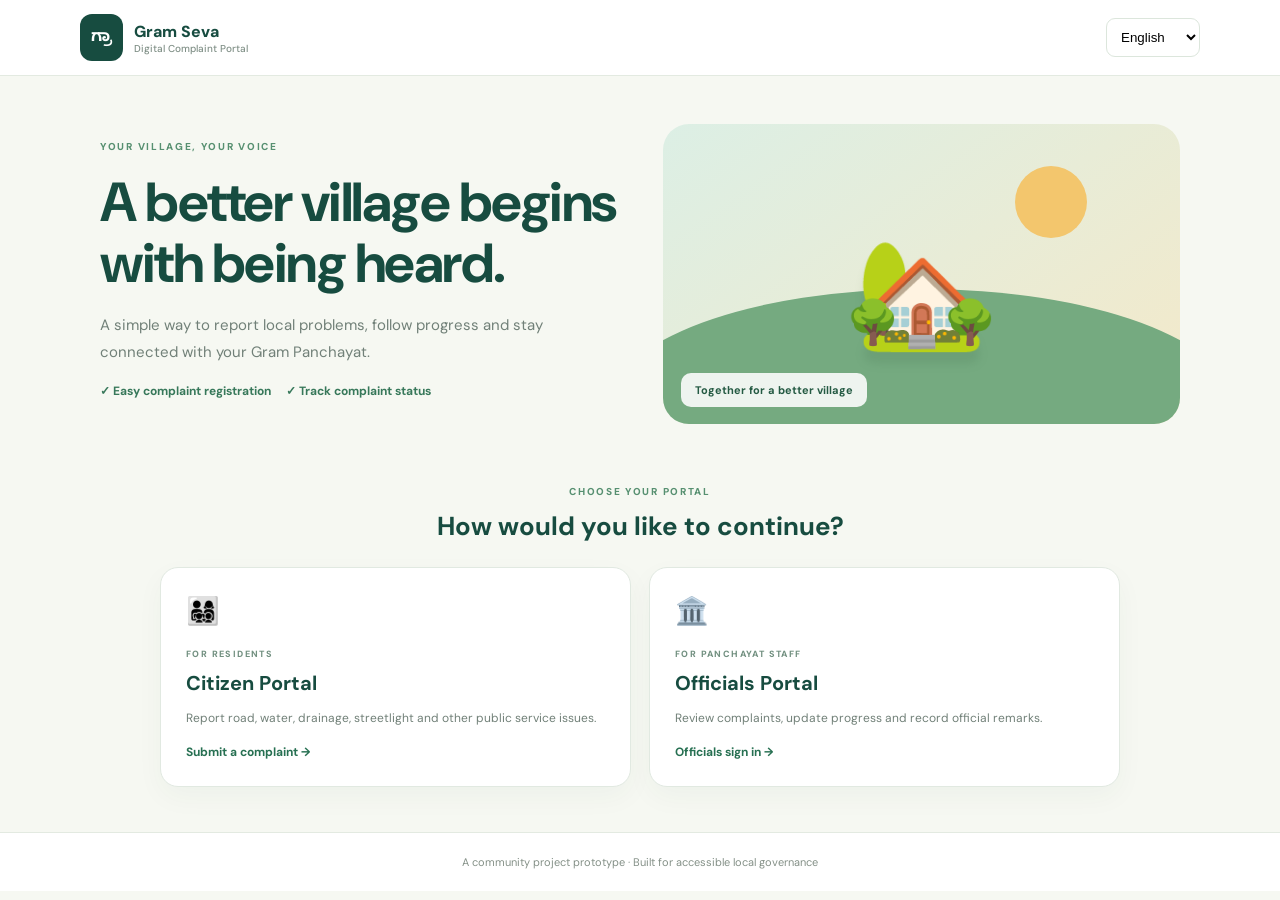
<file: Gram-seva(CP)/index.html>
<!doctype html>
<html lang="en">
  <head>
    <meta charset="utf-8" />
    <meta name="viewport" content="width=device-width,initial-scale=1" />
    <title>Gram Seva</title>
    <link rel="stylesheet" href="style.css" />
  </head>
  <body>
    <header>
      <a class="brand" href="index.html"
        ><b>ಗ್ರಾ</b
        ><span
          >Gram Seva<small
            data-en="Digital Complaint Portal"
            data-kn="ಡಿಜಿಟಲ್ ದೂರು ಪೋರ್ಟಲ್"
            >Digital Complaint Portal</small
          ></span
        ></a
      ><select class="language">
        <option value="en">English</option>
        <option value="kn">ಕನ್ನಡ</option>
      </select>
    </header>
    <main>
      <section class="hero">
        <div>
          <small
            data-en="YOUR VILLAGE, YOUR VOICE"
            data-kn="ನಿಮ್ಮ ಗ್ರಾಮ, ನಿಮ್ಮ ಧ್ವನಿ"
            >YOUR VILLAGE, YOUR VOICE</small
          >
          <h1
            data-en="A better village begins with being heard."
            data-kn="ನಿಮ್ಮ ಮಾತು ಕೇಳಿದಾಗ ಉತ್ತಮ ಗ್ರಾಮ ಆರಂಭವಾಗುತ್ತದೆ."
          >
            A better village begins with being heard.
          </h1>
          <p
            data-en="A simple way to report local problems, follow progress and stay connected with your Gram Panchayat."
            data-kn="ಸ್ಥಳೀಯ ಸಮಸ್ಯೆಗಳನ್ನು ತಿಳಿಸಲು, ಪ್ರಗತಿಯನ್ನು ಪರಿಶೀಲಿಸಲು ಮತ್ತು ಗ್ರಾಮ ಪಂಚಾಯಿತಿಯೊಂದಿಗೆ ಸಂಪರ್ಕದಲ್ಲಿರಲು ಸರಳ ವೇದಿಕೆ."
          >
            A simple way to report local problems, follow progress and stay
            connected with your Gram Panchayat.
          </p>
          <p class="checks">
            ✓
            <span
              data-en="Easy complaint registration"
              data-kn="ಸುಲಭ ದೂರು ನೋಂದಣಿ"
              >Easy complaint registration</span
            >　 ✓
            <span
              data-en="Track complaint status"
              data-kn="ದೂರಿನ ಸ್ಥಿತಿ ಪರಿಶೀಲನೆ"
              >Track complaint status</span
            >
          </p>
        </div>
        <div class="illustration">
          <div class="sun"></div>
          <div class="hill"></div>
          <div class="house">🏡</div>
          <div class="trees">🌳　🌳</div>
          <div
            class="caption"
            data-en="Together for a better village"
            data-kn="ಉತ್ತಮ ಗ್ರಾಮಕ್ಕಾಗಿ ಒಟ್ಟಾಗಿ"
          >
            Together for a better village
          </div>
        </div>
      </section>
      <section class="choose">
        <small data-en="CHOOSE YOUR PORTAL" data-kn="ನಿಮ್ಮ ಪೋರ್ಟಲ್ ಆಯ್ಕೆಮಾಡಿ"
          >CHOOSE YOUR PORTAL</small
        >
        <h2
          data-en="How would you like to continue?"
          data-kn="ನೀವು ಹೇಗೆ ಮುಂದುವರಿಯಲು ಬಯಸುತ್ತೀರಿ?"
        >
          How would you like to continue?
        </h2>
        <div class="cards">
          <a href="guidelines.html"
            ><i>👨‍👩‍👧‍👦</i
            ><small data-en="FOR RESIDENTS" data-kn="ನಾಗರಿಕರಿಗಾಗಿ"
              >FOR RESIDENTS</small
            >
            <h3 data-en="Citizen Portal" data-kn="ನಾಗರಿಕರ ಪೋರ್ಟಲ್">
              Citizen Portal
            </h3>
            <p
              data-en="Report road, water, drainage, streetlight and other public service issues."
              data-kn="ರಸ್ತೆ, ನೀರು, ಚರಂಡಿ, ಬೀದಿ ದೀಪ ಮತ್ತು ಇತರ ಸಾರ್ವಜನಿಕ ಸೇವೆಗಳ ಸಮಸ್ಯೆಗಳನ್ನು ವರದಿ ಮಾಡಿ."
            >
              Report road, water, drainage, streetlight and other public service
              issues.
            </p>
            <b data-en="Submit a complaint →" data-kn="ದೂರು ಸಲ್ಲಿಸಿ →"
              >Submit a complaint →</b
            ></a
          ><a href="officials-login.html"
            ><i>🏛️</i
            ><small data-en="FOR PANCHAYAT STAFF" data-kn="ಪಂಚಾಯತ್ ಸಿಬ್ಬಂದಿಗಾಗಿ"
              >FOR PANCHAYAT STAFF</small
            >
            <h3 data-en="Officials Portal" data-kn="ಅಧಿಕಾರಿಗಳ ಪೋರ್ಟಲ್">
              Officials Portal
            </h3>
            <p
              data-en="Review complaints, update progress and record official remarks."
              data-kn="ದೂರುಗಳನ್ನು ಪರಿಶೀಲಿಸಿ, ಪ್ರಗತಿಯನ್ನು ನವೀಕರಿಸಿ ಮತ್ತು ಟಿಪ್ಪಣಿಗಳನ್ನು ದಾಖಲಿಸಿ."
            >
              Review complaints, update progress and record official remarks.
            </p>
            <b data-en="Officials sign in →" data-kn="ಅಧಿಕಾರಿಗಳ ಲಾಗಿನ್ →"
              >Officials sign in →</b
            ></a
          >
        </div>
      </section>
    </main>
    <footer
      data-en="A community project prototype · Built for accessible local governance"
      data-kn="ಸಮುದಾಯ ಯೋಜನೆಯ ಮಾದರಿ · ಸುಲಭ ಸ್ಥಳೀಯ ಆಡಳಿತಕ್ಕಾಗಿ"
    >
      A community project prototype · Built for accessible local governance
    </footer>
    <script src="script.js"></script>
  </body>
</html>
</file>
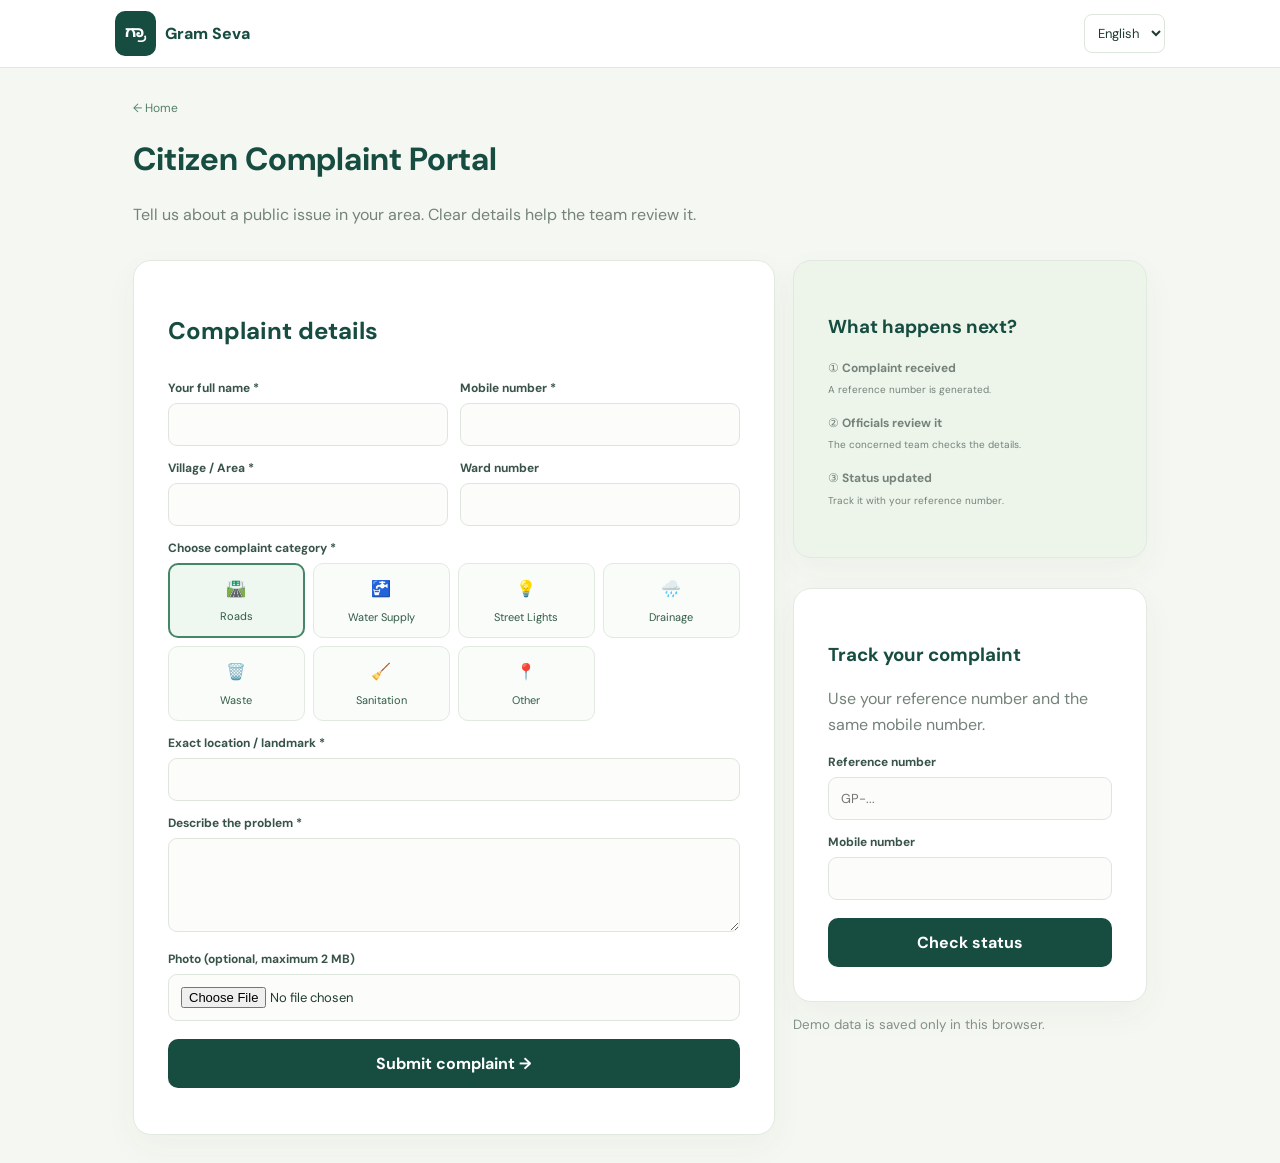
<file: Gram-seva(CP)/citizen-portal.html>
<!doctype html>
<html lang="en">
  <head>
    <meta charset="utf-8" />
    <meta name="viewport" content="width=device-width,initial-scale=1" />
    <title>Citizen Portal</title>
    <link rel="stylesheet" href="citizen-portal.css" />
  </head>
  <body>
    <header class="bar">
      <a class="brand" href="index.html"><b>ಗ್ರಾ</b> Gram Seva</a
      ><select class="language">
        <option value="en">English</option>
        <option value="kn">ಕನ್ನಡ</option>
      </select>
    </header>
    <main class="wrap">
      <a class="back" href="index.html" data-en="← Home" data-kn="← ಮುಖಪುಟ"
        >← Home</a
      >
      <h1 data-en="Citizen Complaint Portal" data-kn="ನಾಗರಿಕರ ದೂರು ಪೋರ್ಟಲ್">
        Citizen Complaint Portal
      </h1>
      <p
        data-en="Tell us about a public issue in your area. Clear details help the team review it."
        data-kn="ನಿಮ್ಮ ಪ್ರದೇಶದ ಸಾರ್ವಜನಿಕ ಸಮಸ್ಯೆಯ ಬಗ್ಗೆ ತಿಳಿಸಿ. ಸ್ಪಷ್ಟ ವಿವರಗಳು ಪರಿಶೀಲನೆಗೆ ಸಹಾಯ ಮಾಡುತ್ತವೆ."
      >
        Tell us about a public issue in your area. Clear details help the team
        review it.
      </p>
      <div class="columns">
        <section class="panel">
          <h2 data-en="Complaint details" data-kn="ದೂರಿನ ವಿವರಗಳು">
            Complaint details
          </h2>
          <form id="complaintForm">
            <div class="two">
              <div>
                <label data-en="Your full name *" data-kn="ನಿಮ್ಮ ಪೂರ್ಣ ಹೆಸರು *"
                  >Your full name *</label
                ><input id="name" required maxlength="100" />
              </div>
              <div>
                <label data-en="Mobile number *" data-kn="ಮೊಬೈಲ್ ಸಂಖ್ಯೆ *"
                  >Mobile number *</label
                ><input
                  id="phone"
                  required
                  pattern="[6-9][0-9]{9}"
                  maxlength="10"
                  inputmode="numeric"
                />
              </div>
            </div>
            <div class="two">
              <div>
                <label data-en="Village / Area *" data-kn="ಗ್ರಾಮ / ಪ್ರದೇಶ *"
                  >Village / Area *</label
                ><input id="village" required />
              </div>
              <div>
                <label data-en="Ward number" data-kn="ವಾರ್ಡ್ ಸಂಖ್ಯೆ"
                  >Ward number</label
                ><input id="ward" />
              </div>
            </div>
            <label
              data-en="Choose complaint category *"
              data-kn="ದೂರಿನ ವರ್ಗ ಆಯ್ಕೆಮಾಡಿ *"
              >Choose complaint category *</label
            >
            <div class="categories">
              <button type="button" class="cat active" data-cat="Roads">
                🛣️<span data-en="Roads" data-kn="ರಸ್ತೆಗಳು">Roads</span></button
              ><button type="button" class="cat" data-cat="Water Supply">
                🚰<span data-en="Water Supply" data-kn="ನೀರಿನ ಸರಬರಾಜು"
                  >Water Supply</span
                ></button
              ><button type="button" class="cat" data-cat="Street Lights">
                💡<span data-en="Street Lights" data-kn="ಬೀದಿ ದೀಪಗಳು"
                  >Street Lights</span
                ></button
              ><button type="button" class="cat" data-cat="Drainage">
                🌧️<span data-en="Drainage" data-kn="ಚರಂಡಿ"
                  >Drainage</span
                ></button
              ><button type="button" class="cat" data-cat="Waste Management">
                🗑️<span data-en="Waste" data-kn="ತ್ಯಾಜ್ಯ">Waste</span></button
              ><button type="button" class="cat" data-cat="Sanitation">
                🧹<span data-en="Sanitation" data-kn="ಸ್ವಚ್ಛತೆ"
                  >Sanitation</span
                ></button
              ><button type="button" class="cat" data-cat="Other">
                📍<span data-en="Other" data-kn="ಇತರೆ">Other</span>
              </button>
            </div>
            <label
              data-en="Exact location / landmark *"
              data-kn="ನಿಖರ ಸ್ಥಳ / ಗುರುತು *"
              >Exact location / landmark *</label
            ><input id="location" required /><label
              data-en="Describe the problem *"
              data-kn="ಸಮಸ್ಯೆಯನ್ನು ವಿವರಿಸಿ *"
              >Describe the problem *</label
            ><textarea
              id="description"
              required
              rows="4"
              maxlength="2000"
            ></textarea
            ><label
              data-en="Photo (optional, maximum 2 MB)"
              data-kn="ಫೋಟೋ (ಐಚ್ಛಿಕ, ಗರಿಷ್ಠ 2 MB)"
              >Photo (optional, maximum 2 MB)</label
            ><input id="photo" type="file" accept="image/*" /><button
              class="primary"
              type="submit"
              data-en="Submit complaint →"
              data-kn="ದೂರು ಸಲ್ಲಿಸಿ →"
            >
              Submit complaint →
            </button>
            <p id="formMsg" class="msg"></p>
          </form>
        </section>
        <aside>
          <section class="panel pale">
            <h3 data-en="What happens next?" data-kn="ಮುಂದೆ ಏನಾಗುತ್ತದೆ?">
              What happens next?
            </h3>
            <p>
              ①
              <b data-en="Complaint received" data-kn="ದೂರು ಸ್ವೀಕರಿಸಲಾಗುತ್ತದೆ"
                >Complaint received</b
              ><br /><small
                data-en="A reference number is generated."
                data-kn="ಉಲ್ಲೇಖ ಸಂಖ್ಯೆ ರಚಿಸಲಾಗುತ್ತದೆ."
                >A reference number is generated.</small
              >
            </p>
            <p>
              ②
              <b
                data-en="Officials review it"
                data-kn="ಅಧಿಕಾರಿಗಳು ಪರಿಶೀಲಿಸುತ್ತಾರೆ"
                >Officials review it</b
              ><br /><small
                data-en="The concerned team checks the details."
                data-kn="ಸಂಬಂಧಪಟ್ಟ ತಂಡ ವಿವರಗಳನ್ನು ಪರಿಶೀಲಿಸುತ್ತದೆ."
                >The concerned team checks the details.</small
              >
            </p>
            <p>
              ③
              <b data-en="Status updated" data-kn="ಸ್ಥಿತಿ ನವೀಕರಿಸಲಾಗುತ್ತದೆ"
                >Status updated</b
              ><br /><small
                data-en="Track it with your reference number."
                data-kn="ಉಲ್ಲೇಖ ಸಂಖ್ಯೆಯಿಂದ ಪರಿಶೀಲಿಸಿ."
                >Track it with your reference number.</small
              >
            </p>
          </section>
          <section class="panel">
            <h3
              data-en="Track your complaint"
              data-kn="ನಿಮ್ಮ ದೂರನ್ನು ಪರಿಶೀಲಿಸಿ"
            >
              Track your complaint
            </h3>
            <p
              data-en="Use your reference number and the same mobile number."
              data-kn="ಉಲ್ಲೇಖ ಸಂಖ್ಯೆ ಮತ್ತು ಅದೇ ಮೊಬೈಲ್ ಸಂಖ್ಯೆಯನ್ನು ಬಳಸಿ."
            >
              Use your reference number and the same mobile number.
            </p>
            <form id="trackForm">
              <label data-en="Reference number" data-kn="ಉಲ್ಲೇಖ ಸಂಖ್ಯೆ"
                >Reference number</label
              ><input id="reference" required placeholder="GP-..." /><label
                data-en="Mobile number"
                data-kn="ಮೊಬೈಲ್ ಸಂಖ್ಯೆ"
                >Mobile number</label
              ><input id="trackPhone" required maxlength="10" /><button
                class="primary"
                type="submit"
                data-en="Check status"
                data-kn="ಸ್ಥಿತಿ ಪರಿಶೀಲಿಸಿ"
              >
                Check status
              </button>
            </form>
            <div id="trackResult"></div>
          </section>
          <small
            data-en="Demo data is saved only in this browser."
            data-kn="ಮಾದರಿ ಮಾಹಿತಿ ಈ ಬ್ರೌಸರ್‌ನಲ್ಲೇ ಉಳಿಯುತ್ತದೆ."
            >Demo data is saved only in this browser.</small
          >
        </aside>
      </div>
    </main>
    <script src="citizen-portal.js"></script>
  </body>
</html>
</file>
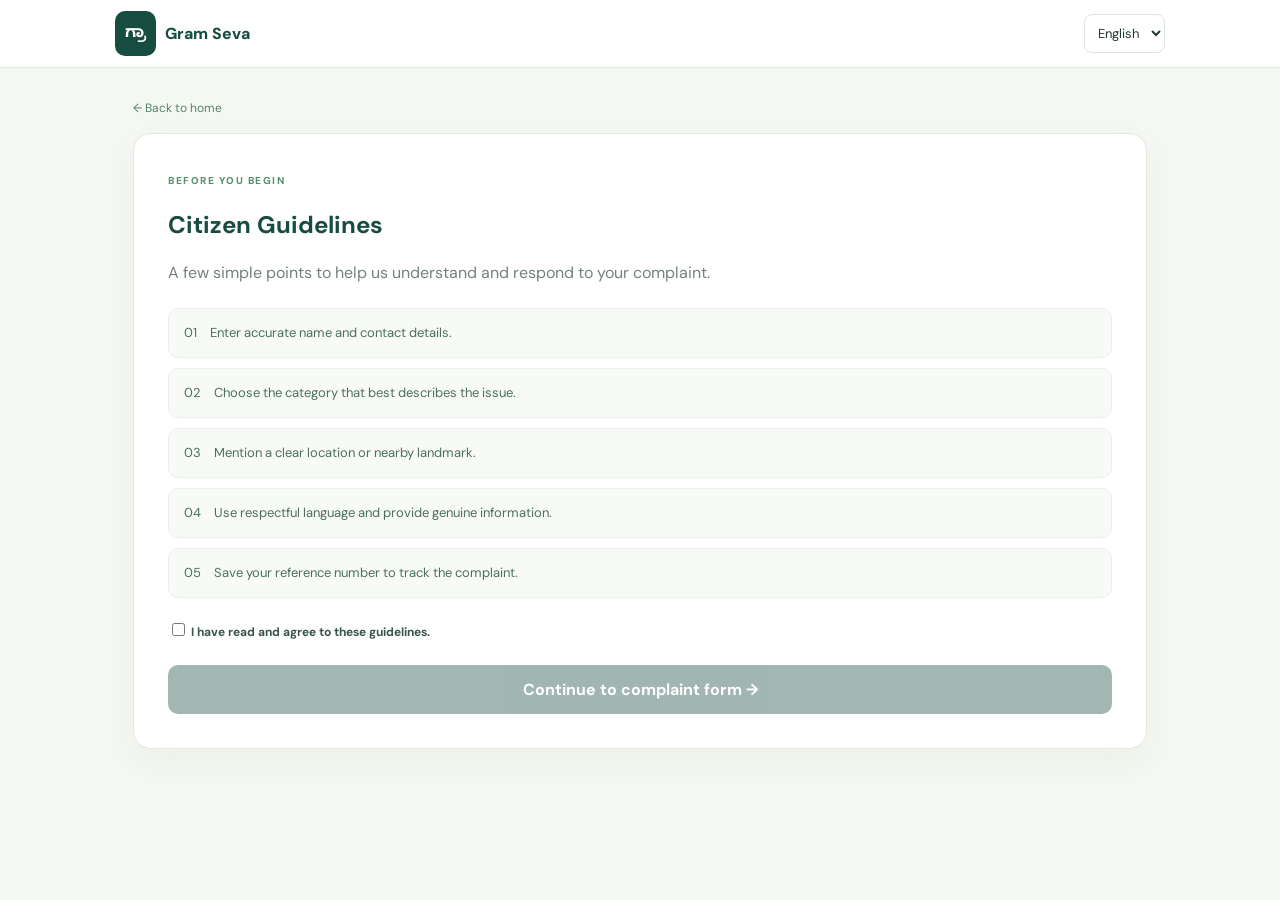
<file: Gram-seva(CP)/guidelines.html>
<!doctype html>
<html lang="en">
  <head>
    <meta charset="utf-8" />
    <meta name="viewport" content="width=device-width,initial-scale=1" />
    <title>Citizen Guidelines</title>
    <link rel="stylesheet" href="guidelines.css" />
  </head>
  <body>
    <header class="bar">
      <a class="brand" href="index.html"><b>ಗ್ರಾ</b> Gram Seva</a
      ><select class="language">
        <option value="en">English</option>
        <option value="kn">ಕನ್ನಡ</option>
      </select>
    </header>
    <main class="wrap">
      <a
        class="back"
        href="index.html"
        data-en="← Back to home"
        data-kn="← ಮುಖಪುಟಕ್ಕೆ ಹಿಂತಿರುಗಿ"
        >← Back to home</a
      >
      <section class="panel">
        <span
          class="eyebrow"
          data-en="BEFORE YOU BEGIN"
          data-kn="ಪ್ರಾರಂಭಿಸುವ ಮೊದಲು"
          >BEFORE YOU BEGIN</span
        >
        <h1 data-en="Citizen Guidelines" data-kn="ನಾಗರಿಕರ ಮಾರ್ಗಸೂಚಿಗಳು">
          Citizen Guidelines
        </h1>
        <p
          data-en="A few simple points to help us understand and respond to your complaint."
          data-kn="ನಿಮ್ಮ ದೂರನ್ನು ಅರ್ಥಮಾಡಿಕೊಳ್ಳಲು ಮತ್ತು ಸ್ಪಂದಿಸಲು ಕೆಲವು ಸರಳ ಸೂಚನೆಗಳು."
        >
          A few simple points to help us understand and respond to your
          complaint.
        </p>
        <div class="guides">
          <div>
            01　<span
              data-en="Enter accurate name and contact details."
              data-kn="ಸರಿಯಾದ ಹೆಸರು ಮತ್ತು ಸಂಪರ್ಕ ವಿವರಗಳನ್ನು ನಮೂದಿಸಿ."
              >Enter accurate name and contact details.</span
            >
          </div>
          <div>
            02　<span
              data-en="Choose the category that best describes the issue."
              data-kn="ಸಮಸ್ಯೆಗೆ ಸೂಕ್ತವಾದ ವರ್ಗವನ್ನು ಆಯ್ಕೆಮಾಡಿ."
              >Choose the category that best describes the issue.</span
            >
          </div>
          <div>
            03　<span
              data-en="Mention a clear location or nearby landmark."
              data-kn="ಸ್ಪಷ್ಟ ಸ್ಥಳ ಅಥವಾ ಹತ್ತಿರದ ಗುರುತನ್ನು ನಮೂದಿಸಿ."
              >Mention a clear location or nearby landmark.</span
            >
          </div>
          <div>
            04　<span
              data-en="Use respectful language and provide genuine information."
              data-kn="ಗೌರವಯುತ ಭಾಷೆ ಬಳಸಿ ಮತ್ತು ನಿಜವಾದ ಮಾಹಿತಿಯನ್ನು ನೀಡಿ."
              >Use respectful language and provide genuine information.</span
            >
          </div>
          <div>
            05　<span
              data-en="Save your reference number to track the complaint."
              data-kn="ದೂರನ್ನು ಪರಿಶೀಲಿಸಲು ಉಲ್ಲೇಖ ಸಂಖ್ಯೆಯನ್ನು ಉಳಿಸಿಕೊಳ್ಳಿ."
              >Save your reference number to track the complaint.</span
            >
          </div>
        </div>
        <label
          ><input type="checkbox" id="agree" style="width: auto" />
          <span
            data-en="I have read and agree to these guidelines."
            data-kn="ನಾನು ಈ ಮಾರ್ಗಸೂಚಿಗಳನ್ನು ಓದಿ ಒಪ್ಪುತ್ತೇನೆ."
            >I have read and agree to these guidelines.</span
          ></label
        ><button
          class="primary"
          id="continue"
          disabled
          data-en="Continue to complaint form →"
          data-kn="ದೂರು ನಮೂನೆಗೆ ಮುಂದುವರಿಯಿರಿ →"
        >
          Continue to complaint form →
        </button>
      </section>
    </main>
    <script src="guidelines.js"></script>
  </body>
</html>
</file>
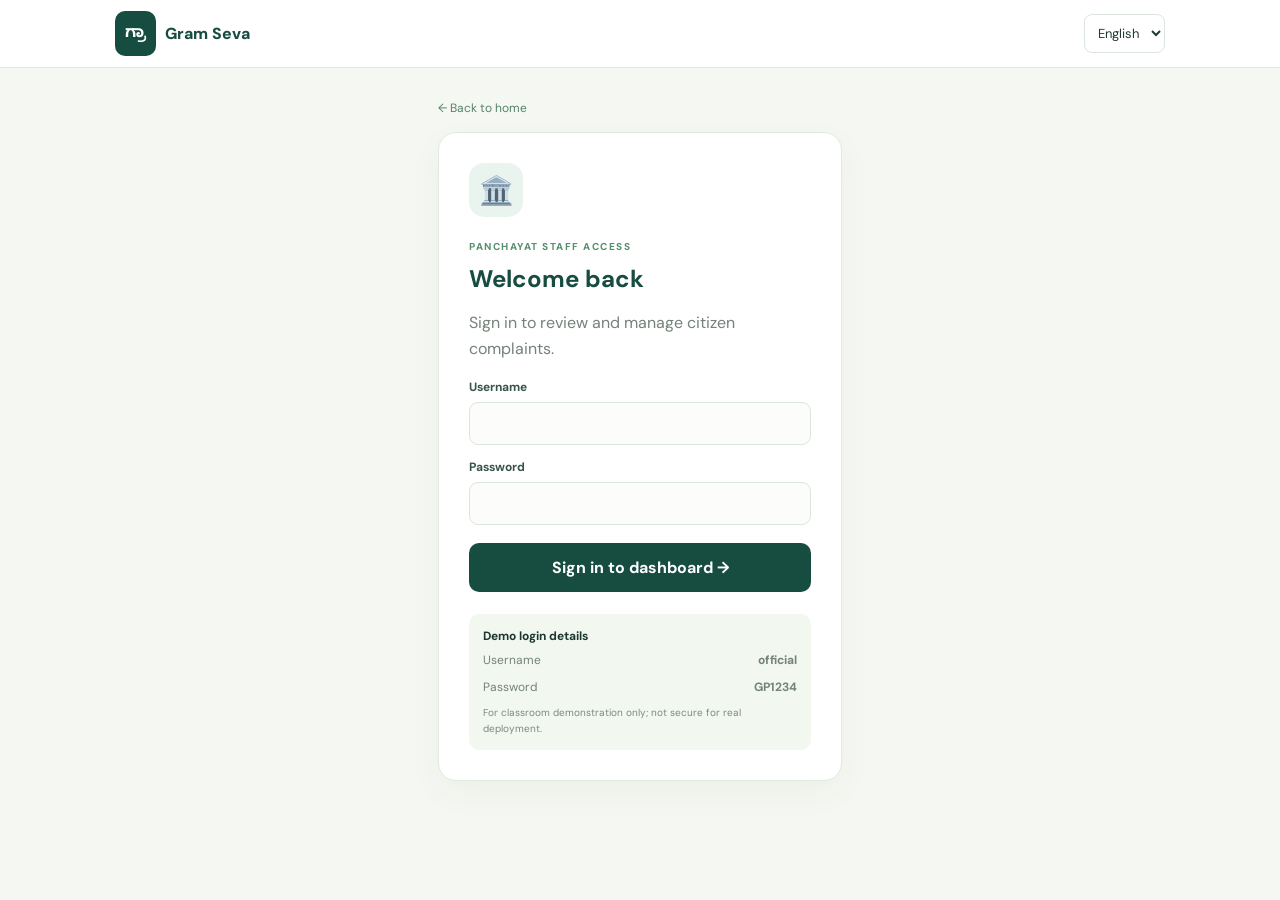
<file: Gram-seva(CP)/officials-dashboard.html>
<!doctype html>
<html lang="en">
  <head>
    <meta charset="utf-8" />
    <meta name="viewport" content="width=device-width,initial-scale=1" />
    <title>Officials Dashboard</title>
    <link rel="stylesheet" href="officials-dashboard.css" />
  </head>
  <body>
    <header class="bar">
      <a class="brand" href="index.html"><b>ಗ್ರಾ</b> Gram Seva</a>
      <div>
        <select class="language">
          <option value="en">English</option>
          <option value="kn">ಕನ್ನಡ</option>
        </select>
        <button id="logout" class="out" data-en="Sign out" data-kn="ಲಾಗ್ ಔಟ್">
          Sign out
        </button>
      </div>
    </header>
    <main class="wrap">
      <div class="welcome">
        <div>
          <small
            class="eyebrow"
            data-en="OFFICIAL WORKSPACE"
            data-kn="ಅಧಿಕೃತ ಕಾರ್ಯಸ್ಥಳ"
            >OFFICIAL WORKSPACE</small
          >
          <h1 data-en="Complaint dashboard" data-kn="ದೂರುಗಳ ಡ್ಯಾಶ್‌ಬೋರ್ಡ್">
            Complaint dashboard
          </h1>
          <p
            data-en="Review incoming concerns and keep residents informed."
            data-kn="ಸ್ವೀಕರಿಸಿದ ಸಮಸ್ಯೆಗಳನ್ನು ಪರಿಶೀಲಿಸಿ ಮತ್ತು ನಿವಾಸಿಗಳಿಗೆ ಮಾಹಿತಿ ನೀಡಿ."
          >
            Review incoming concerns and keep residents informed.
          </p>
        </div>
        <button id="refresh" class="refresh">
          ↻ <span data-en="Refresh" data-kn="ರಿಫ್ರೆಶ್">Refresh</span>
        </button>
      </div>
      <div class="stats">
        <article>
          📥
          <small data-en="Total complaints" data-kn="ಒಟ್ಟು ದೂರುಗಳು"
            >Total complaints</small
          ><b id="total">0</b>
        </article>
        <article>
          🟡 <small data-en="Submitted" data-kn="ಸಲ್ಲಿಸಲಾಗಿದೆ">Submitted</small
          ><b id="submitted">0</b>
        </article>
        <article>
          🔄
          <small data-en="In progress" data-kn="ಪ್ರಗತಿಯಲ್ಲಿದೆ"
            >In progress</small
          ><b id="progress">0</b>
        </article>
        <article>
          ✅ <small data-en="Resolved" data-kn="ಪರಿಹರಿಸಲಾಗಿದೆ">Resolved</small
          ><b id="resolved">0</b>
        </article>
      </div>
      <section class="panel">
        <div class="list-head">
          <div>
            <h2 data-en="Recent complaints" data-kn="ಇತ್ತೀಚಿನ ದೂರುಗಳು">
              Recent complaints
            </h2>
            <p
              data-en="Select a complaint to view and update it."
              data-kn="ದೂರನ್ನು ನೋಡಲು ಮತ್ತು ನವೀಕರಿಸಲು ಆಯ್ಕೆಮಾಡಿ."
            >
              Select a complaint to view and update it.
            </p>
          </div>
          <select id="filter">
            <option
              value="All"
              data-en="All statuses"
              data-kn="ಎಲ್ಲಾ ಸ್ಥಿತಿಗಳು"
            >
              All statuses
            </option>
            <option
              value="Submitted"
              data-en="Submitted"
              data-kn="ಸಲ್ಲಿಸಲಾಗಿದೆ"
            >
              Submitted
            </option>
            <option
              value="In Progress"
              data-en="In progress"
              data-kn="ಪ್ರಗತಿಯಲ್ಲಿದೆ"
            >
              In progress
            </option>
            <option value="Resolved" data-en="Resolved" data-kn="ಪರಿಹರಿಸಲಾಗಿದೆ">
              Resolved
            </option>
            <option
              value="Rejected"
              data-en="Rejected"
              data-kn="ತಿರಸ್ಕರಿಸಲಾಗಿದೆ"
            >
              Rejected
            </option>
          </select>
        </div>
        <p id="notice" class="msg"></p>
        <div id="list"></div>
      </section>
      <section class="panel" id="detail" hidden>
        <div class="list-head">
          <h2 data-en="Complaint details" data-kn="ದೂರಿನ ವಿವರಗಳು">
            Complaint details
          </h2>
          <button id="close" class="out">✕</button>
        </div>
        <div id="details" class="details"></div>
        <form id="update">
          <label data-en="Update status" data-kn="ಸ್ಥಿತಿಯನ್ನು ನವೀಕರಿಸಿ"
            >Update status</label
          ><select id="newStatus">
            <option
              value="Submitted"
              data-en="Submitted"
              data-kn="ಸಲ್ಲಿಸಲಾಗಿದೆ"
            >
              Submitted
            </option>
            <option
              value="In Progress"
              data-en="In progress"
              data-kn="ಪ್ರಗತಿಯಲ್ಲಿದೆ"
            >
              In progress
            </option>
            <option value="Resolved" data-en="Resolved" data-kn="ಪರಿಹರಿಸಲಾಗಿದೆ">
              Resolved
            </option>
            <option
              value="Rejected"
              data-en="Rejected"
              data-kn="ತಿರಸ್ಕರಿಸಲಾಗಿದೆ"
            >
              Rejected
            </option></select
          ><label data-en="Official remarks" data-kn="ಅಧಿಕಾರಿಗಳ ಟಿಪ್ಪಣಿ"
            >Official remarks</label
          ><textarea id="remarks" rows="3"></textarea
          ><button
            class="primary"
            type="submit"
            data-en="Save changes"
            data-kn="ಬದಲಾವಣೆಗಳನ್ನು ಉಳಿಸಿ"
          >
            Save changes
          </button>
          <p id="updateMsg" class="msg"></p>
        </form>
      </section>
    </main>
    <script src="officials-dashboard.js"></script>
  </body>
</html>
</file>
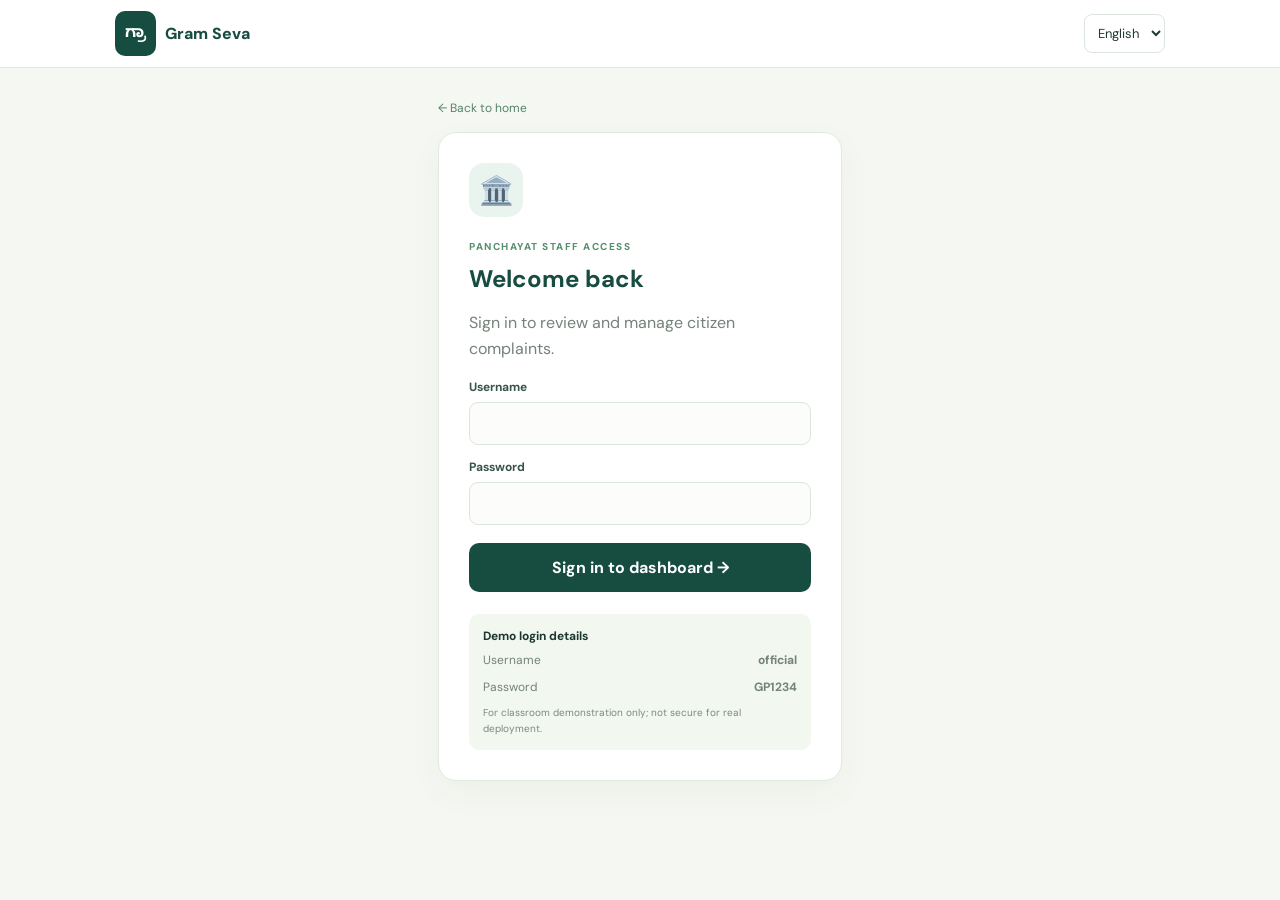
<file: Gram-seva(CP)/officials-login.html>
<!doctype html>
<html lang="en">
  <head>
    <meta charset="utf-8" />
    <meta name="viewport" content="width=device-width,initial-scale=1" />
    <title>Officials Login</title>
    <link rel="stylesheet" href="officials-login.css" />
  </head>
  <body>
    <header class="bar">
      <a class="brand" href="index.html"><b>ಗ್ರಾ</b> Gram Seva</a
      ><select class="language">
        <option value="en">English</option>
        <option value="kn">ಕನ್ನಡ</option>
      </select>
    </header>
    <main class="wrap login">
      <a
        class="back"
        href="index.html"
        data-en="← Back to home"
        data-kn="← ಮುಖಪುಟಕ್ಕೆ ಹಿಂತಿರುಗಿ"
        >← Back to home</a
      >
      <section class="panel">
        <div class="symbol">🏛️</div>
        <small
          class="eyebrow"
          data-en="PANCHAYAT STAFF ACCESS"
          data-kn="ಪಂಚಾಯತ್ ಸಿಬ್ಬಂದಿ ಪ್ರವೇಶ"
          >PANCHAYAT STAFF ACCESS</small
        >
        <h1 data-en="Welcome back" data-kn="ಮತ್ತೆ ಸ್ವಾಗತ">Welcome back</h1>
        <p
          data-en="Sign in to review and manage citizen complaints."
          data-kn="ನಾಗರಿಕರ ದೂರುಗಳನ್ನು ಪರಿಶೀಲಿಸಲು ಮತ್ತು ನಿರ್ವಹಿಸಲು ಲಾಗಿನ್ ಮಾಡಿ."
        >
          Sign in to review and manage citizen complaints.
        </p>
        <form id="loginForm">
          <label data-en="Username" data-kn="ಬಳಕೆದಾರ ಹೆಸರು">Username</label
          ><input id="username" required /><label
            data-en="Password"
            data-kn="ಪಾಸ್‌ವರ್ಡ್"
            >Password</label
          ><input id="password" type="password" required /><button
            class="primary"
            type="submit"
            data-en="Sign in to dashboard →"
            data-kn="ಡ್ಯಾಶ್‌ಬೋರ್ಡ್‌ಗೆ ಲಾಗಿನ್ ಮಾಡಿ →"
          >
            Sign in to dashboard →
          </button>
          <p id="loginMsg" class="msg"></p>
        </form>
        <div class="demo">
          <b data-en="Demo login details" data-kn="ಡೆಮೋ ಲಾಗಿನ್ ವಿವರಗಳು"
            >Demo login details</b
          >
          <p>Username <strong>official</strong></p>
          <p>Password <strong>GP1234</strong></p>
          <small
            data-en="For classroom demonstration only; not secure for real deployment."
            data-kn="ತರಗತಿ ಪ್ರದರ್ಶನಕ್ಕಾಗಿ ಮಾತ್ರ; ನೈಜ ಬಳಕೆಗೆ ಸುರಕ್ಷಿತವಲ್ಲ."
            >For classroom demonstration only; not secure for real
            deployment.</small
          >
        </div>
      </section>
    </main>
    <script src="officials-login.js"></script>
  </body>
</html>
</file>
<file: Gram-seva(CP)/style.css>
@import url("https://fonts.googleapis.com/css2?family=DM+Sans:wght@400;500;600;700;800&family=Noto+Sans+Kannada:wght@400;500;600;700&display=swap");
* {
  box-sizing: border-box;
}
body {
  margin: 0;
  background: #f6f8f2;
  color: #1b382f;
  font-family: "DM Sans", "Noto Sans Kannada", sans-serif;
}
body.kn {
  font-family: "Noto Sans Kannada", sans-serif;
}
header {
  height: 76px;
  background: #fff;
  border-bottom: 1px solid #e3eae1;
  padding: 0 max(5%, calc((100% - 1120px) / 2));
  display: flex;
  align-items: center;
  justify-content: space-between;
}
.brand {
  display: flex;
  gap: 11px;
  align-items: center;
  text-decoration: none;
  color: #174c40;
  font-weight: 800;
}
.brand > b {
  background: #174c40;
  color: white;
  border-radius: 12px;
  padding: 11px;
}
.brand small {
  display: block;
  font-size: 10px;
  color: #809087;
  font-weight: 500;
}
.language {
  padding: 10px;
  border: 1px solid #dce6dc;
  border-radius: 9px;
  background: #fff;
}
.hero {
  max-width: 1120px;
  margin: 48px auto 55px;
  padding: 0 20px;
  display: grid;
  grid-template-columns: 1fr 1fr;
  gap: 45px;
  align-items: center;
}
.hero small,
.choose > small {
  font-size: 10px;
  letter-spacing: 1.7px;
  font-weight: 800;
  color: #579071;
}
.hero h1 {
  font-size: clamp(36px, 4.6vw, 55px);
  line-height: 1.12;
  letter-spacing: -1.5px;
  color: #174c40;
  margin: 17px 0;
}
.hero p {
  font-size: 15px;
  line-height: 1.8;
  color: #718078;
}
.checks {
  color: #37785a !important;
  font-size: 12px !important;
  font-weight: 700;
}
.illustration {
  height: 300px;
  border-radius: 26px;
  position: relative;
  overflow: hidden;
  background: linear-gradient(145deg, #dcefe5, #f4e9c9);
  display: grid;
  place-items: center;
}
.sun {
  position: absolute;
  right: 18%;
  top: 14%;
  width: 72px;
  height: 72px;
  background: #f3c66d;
  border-radius: 50%;
}
.hill {
  position: absolute;
  bottom: -95px;
  left: -10%;
  width: 120%;
  height: 230px;
  border-radius: 50%;
  background: #75aa80;
}
.house {
  z-index: 2;
  font-size: 105px;
  filter: drop-shadow(0 12px 4px #315a3420);
  margin-top: 40px;
}
.trees {
  position: absolute;
  bottom: 72px;
  font-size: 43px;
  z-index: 3;
}
.caption {
  position: absolute;
  bottom: 17px;
  left: 18px;
  background: #ffffffdf;
  padding: 10px 14px;
  border-radius: 10px;
  font-size: 11px;
  font-weight: 700;
  color: #245a43;
}
.choose {
  max-width: 1000px;
  margin: auto;
  padding: 0 20px 45px;
  text-align: center;
}
.choose h2 {
  font-size: 26px;
  color: #174c40;
  margin: 9px 0 24px;
}
.cards {
  display: grid;
  grid-template-columns: 1fr 1fr;
  gap: 18px;
  text-align: left;
}
.cards a {
  background: #fff;
  border: 1px solid #e1e9e1;
  border-radius: 18px;
  padding: 25px;
  text-decoration: none;
  color: #1b382f;
  box-shadow: 0 10px 28px #1d49350a;
  transition: 0.2s;
}
.cards a:hover {
  transform: translateY(-4px);
  border-color: #9dbda7;
}
.cards i {
  display: block;
  font-style: normal;
  font-size: 27px;
  margin-bottom: 13px;
}
.cards small {
  font-size: 9px;
  letter-spacing: 1.4px;
  color: #729080;
  font-weight: 800;
}
.cards h3 {
  margin: 8px 0;
  color: #174c40;
  font-size: 20px;
}
.cards p {
  font-size: 12px;
  line-height: 1.7;
  color: #718078;
}
.cards a > b {
  font-size: 12px;
  color: #277052;
}
footer {
  text-align: center;
  background: white;
  border-top: 1px solid #e3eae1;
  padding: 22px;
  color: #849087;
  font-size: 11px;
}
@media (max-width: 720px) {
  .hero {
    grid-template-columns: 1fr;
    margin: 25px auto 38px;
    gap: 22px;
  }
  .illustration {
    height: 230px;
    order: -1;
  }
  .hero h1 {
    font-size: 39px;
  }
  .cards {
    grid-template-columns: 1fr;
  }
  header {
    padding: 0 16px;
  }
}
</file>
<file: Gram-seva(CP)/citizen-portal.css>
@import url("https://fonts.googleapis.com/css2?family=DM+Sans:wght@400;500;600;700;800&family=Noto+Sans+Kannada:wght@400;500;600;700&display=swap");
* {
  box-sizing: border-box;
}
body {
  margin: 0;
  background: #f5f8f2;
  color: #1b382f;
  font-family: "DM Sans", "Noto Sans Kannada", sans-serif;
}
body.kn {
  font-family: "Noto Sans Kannada", sans-serif;
}
.bar {
  height: 68px;
  background: #fff;
  border-bottom: 1px solid #e1e9df;
  padding: 0 max(4%, calc((100% - 1050px) / 2));
  display: flex;
  justify-content: space-between;
  align-items: center;
}
.brand {
  color: #174c40;
  text-decoration: none;
  font-weight: 800;
  display: flex;
  gap: 9px;
  align-items: center;
}
.brand b {
  background: #174c40;
  color: white;
  padding: 10px;
  border-radius: 10px;
}
.language {
  padding: 9px;
  border: 1px solid #dce6dc;
  border-radius: 8px;
  background: white;
}
.wrap {
  max-width: 1050px;
  margin: 28px auto;
  padding: 0 18px;
}
.back {
  font-size: 12px;
  color: #548269;
  text-decoration: none;
}
.panel {
  background: white;
  border: 1px solid #e1e9e1;
  border-radius: 18px;
  padding: clamp(20px, 4vw, 34px);
  box-shadow: 0 12px 34px #234a360b;
  margin-top: 16px;
}
.eyebrow {
  font-size: 10px;
  letter-spacing: 1.5px;
  font-weight: 800;
  color: #579071;
}
h1,
h2,
h3 {
  color: #174c40;
}
p {
  line-height: 1.65;
  color: #748279;
}
label {
  display: block;
  font-size: 12px;
  font-weight: 700;
  margin: 14px 0 7px;
  color: #385448;
}
input,
textarea,
select {
  width: 100%;
  padding: 12px;
  border: 1px solid #dce6dc;
  border-radius: 9px;
  background: #fcfdfb;
  font: inherit;
  font-size: 13px;
  color: #203b31;
}
button {
  cursor: pointer;
  font: inherit;
}
.primary {
  width: 100%;
  margin-top: 18px;
  padding: 14px;
  border: 0;
  border-radius: 10px;
  background: #174c40;
  color: white;
  font-weight: 700;
}
.msg {
  font-size: 12px;
  color: #b34b35;
}
.success {
  color: #28724c;
}
.language {
  width: auto;
}
.columns {
  display: grid;
  grid-template-columns: 1.45fr 0.8fr;
  gap: 18px;
  align-items: start;
}
.two {
  display: grid;
  grid-template-columns: 1fr 1fr;
  gap: 12px;
}
.categories {
  display: grid;
  grid-template-columns: repeat(4, 1fr);
  gap: 8px;
}
.cat {
  border: 1px solid #e1e9e1;
  border-radius: 10px;
  background: #fafcf9;
  min-height: 75px;
  display: grid;
  place-items: center;
  padding: 8px;
  color: #315b47;
}
.cat span {
  font-size: 11px;
}
.cat.active {
  border: 2px solid #438767;
  background: #eef7f0;
}
.pale {
  background: #edf5eb;
}
.pale p {
  font-size: 12px;
  line-height: 1.8;
}
.pale small {
  color: #748279;
}
.columns aside {
  display: grid;
  gap: 14px;
}
.msg {
  overflow-wrap: anywhere;
}
.result {
  background: #f3f8f1;
  border: 1px solid #dfebdc;
  border-radius: 10px;
  padding: 12px;
  font-size: 12px;
  line-height: 1.7;
  margin-top: 10px;
}
.columns aside > small {
  color: #829087;
}
@media (max-width: 800px) {
  .columns {
    grid-template-columns: 1fr;
  }
}
@media (max-width: 540px) {
  .two {
    grid-template-columns: 1fr;
  }
  .categories {
    grid-template-columns: repeat(3, 1fr);
  }
}
</file>
<file: Gram-seva(CP)/guidelines.css>
@import url("https://fonts.googleapis.com/css2?family=DM+Sans:wght@400;500;600;700;800&family=Noto+Sans+Kannada:wght@400;500;600;700&display=swap");
* {
  box-sizing: border-box;
}
body {
  margin: 0;
  background: #f5f8f2;
  color: #1b382f;
  font-family: "DM Sans", "Noto Sans Kannada", sans-serif;
}
body.kn {
  font-family: "Noto Sans Kannada", sans-serif;
}
.bar {
  height: 68px;
  background: #fff;
  border-bottom: 1px solid #e1e9df;
  padding: 0 max(4%, calc((100% - 1050px) / 2));
  display: flex;
  justify-content: space-between;
  align-items: center;
}
.brand {
  color: #174c40;
  text-decoration: none;
  font-weight: 800;
  display: flex;
  gap: 9px;
  align-items: center;
}
.brand b {
  background: #174c40;
  color: white;
  padding: 10px;
  border-radius: 10px;
}
.language {
  padding: 9px;
  border: 1px solid #dce6dc;
  border-radius: 8px;
  background: white;
}
.wrap {
  max-width: 1050px;
  margin: 28px auto;
  padding: 0 18px;
}
.back {
  font-size: 12px;
  color: #548269;
  text-decoration: none;
}
.panel {
  background: white;
  border: 1px solid #e1e9e1;
  border-radius: 18px;
  padding: clamp(20px, 4vw, 34px);
  box-shadow: 0 12px 34px #234a360b;
  margin-top: 16px;
}
.eyebrow {
  font-size: 10px;
  letter-spacing: 1.5px;
  font-weight: 800;
  color: #579071;
}
h1,
h2,
h3 {
  color: #174c40;
}
p {
  line-height: 1.65;
  color: #748279;
}
label {
  display: block;
  font-size: 12px;
  font-weight: 700;
  margin: 14px 0 7px;
  color: #385448;
}
input,
textarea,
select {
  width: 100%;
  padding: 12px;
  border: 1px solid #dce6dc;
  border-radius: 9px;
  background: #fcfdfb;
  font: inherit;
  font-size: 13px;
  color: #203b31;
}
button {
  cursor: pointer;
  font: inherit;
}
.primary {
  width: 100%;
  margin-top: 18px;
  padding: 14px;
  border: 0;
  border-radius: 10px;
  background: #174c40;
  color: white;
  font-weight: 700;
}
.msg {
  font-size: 12px;
  color: #b34b35;
}
.success {
  color: #28724c;
}
.language {
  width: auto;
}
.guides {
  display: grid;
  gap: 10px;
  margin: 22px 0;
}
.guides div {
  padding: 15px;
  background: #f7faf6;
  border: 1px solid #eaf0e8;
  border-radius: 10px;
  font-size: 13px;
  color: #4d705b;
}
label input {
  accent-color: #216b57;
}
button:disabled {
  opacity: 0.4;
  cursor: not-allowed;
}
</file>
<file: Gram-seva(CP)/officials-dashboard.css>
@import url("https://fonts.googleapis.com/css2?family=DM+Sans:wght@400;500;600;700;800&family=Noto+Sans+Kannada:wght@400;500;600;700&display=swap");
* {
  box-sizing: border-box;
}
body {
  margin: 0;
  background: #f5f8f2;
  color: #1b382f;
  font-family: "DM Sans", "Noto Sans Kannada", sans-serif;
}
body.kn {
  font-family: "Noto Sans Kannada", sans-serif;
}
.bar {
  height: 68px;
  background: #fff;
  border-bottom: 1px solid #e1e9df;
  padding: 0 max(4%, calc((100% - 1050px) / 2));
  display: flex;
  justify-content: space-between;
  align-items: center;
}
.brand {
  color: #174c40;
  text-decoration: none;
  font-weight: 800;
  display: flex;
  gap: 9px;
  align-items: center;
}
.brand b {
  background: #174c40;
  color: white;
  padding: 10px;
  border-radius: 10px;
}
.language {
  padding: 9px;
  border: 1px solid #dce6dc;
  border-radius: 8px;
  background: white;
}
.wrap {
  max-width: 1050px;
  margin: 28px auto;
  padding: 0 18px;
}
.back {
  font-size: 12px;
  color: #548269;
  text-decoration: none;
}
.panel {
  background: white;
  border: 1px solid #e1e9e1;
  border-radius: 18px;
  padding: clamp(20px, 4vw, 34px);
  box-shadow: 0 12px 34px #234a360b;
  margin-top: 16px;
}
.eyebrow {
  font-size: 10px;
  letter-spacing: 1.5px;
  font-weight: 800;
  color: #579071;
}
h1,
h2,
h3 {
  color: #174c40;
}
p {
  line-height: 1.65;
  color: #748279;
}
label {
  display: block;
  font-size: 12px;
  font-weight: 700;
  margin: 14px 0 7px;
  color: #385448;
}
input,
textarea,
select {
  width: 100%;
  padding: 12px;
  border: 1px solid #dce6dc;
  border-radius: 9px;
  background: #fcfdfb;
  font: inherit;
  font-size: 13px;
  color: #203b31;
}
button {
  cursor: pointer;
  font: inherit;
}
.primary {
  width: 100%;
  margin-top: 18px;
  padding: 14px;
  border: 0;
  border-radius: 10px;
  background: #174c40;
  color: white;
  font-weight: 700;
}
.msg {
  font-size: 12px;
  color: #b34b35;
}
.success {
  color: #28724c;
}
.language {
  width: auto;
}
.welcome {
  display: flex;
  justify-content: space-between;
  align-items: end;
  margin: 20px 0;
}
.welcome h1 {
  margin: 8px 0;
  font-size: 30px;
}
.welcome p,
.list-head p {
  font-size: 12px;
  margin: 0;
}
.refresh,
.out {
  padding: 10px 13px;
  border: 1px solid #dce6dc;
  border-radius: 8px;
  background: white;
  color: #315b47;
}
.stats {
  display: grid;
  grid-template-columns: repeat(4, 1fr);
  gap: 12px;
}
.stats article {
  background: white;
  border: 1px solid #e1e9e1;
  border-radius: 13px;
  padding: 16px;
  display: grid;
  grid-template-columns: 30px 1fr;
  align-items: center;
}
.stats small {
  font-size: 11px;
  color: #78877e;
}
.stats b {
  grid-column: 2;
  font-size: 25px;
  color: #174c40;
}
.panel {
  margin-top: 17px;
}
.list-head {
  display: flex;
  justify-content: space-between;
  align-items: center;
  gap: 10px;
}
.list-head h2 {
  font-size: 18px;
  margin: 0;
}
.list-head p {
  margin-top: 5px;
}
.list-head select {
  width: auto;
}
.item {
  padding: 15px 0;
  border-top: 1px solid #edf1eb;
  display: flex;
  justify-content: space-between;
  gap: 12px;
  align-items: center;
}
.item h3 {
  font-size: 13px;
  margin: 5px 0;
}
.item p {
  font-size: 11px;
  margin: 4px 0;
}
.chip {
  font-size: 10px;
  background: #edf5e9;
  color: #477653;
  border-radius: 15px;
  padding: 4px 8px;
}
.view {
  background: #f3f8f1;
  border: 1px solid #d5e4d5;
  color: #286547;
  border-radius: 8px;
  padding: 9px 12px;
}
.details {
  background: #f7faf6;
  border-radius: 10px;
  padding: 13px;
  margin: 14px 0;
  font-size: 12px;
  line-height: 1.6;
}
.details p {
  margin: 6px 0;
  overflow-wrap: anywhere;
}
.details img {
  max-width: 190px;
  border-radius: 8px;
}
#detail select,
#detail textarea {
  width: 100%;
}
.msg {
  font-size: 12px;
  overflow-wrap: anywhere;
}
@media (max-width: 720px) {
  .stats {
    grid-template-columns: repeat(2, 1fr);
  }
  .welcome {
    align-items: start;
  }
  .list-head {
    align-items: flex-start;
    flex-direction: column;
  }
  .item {
    align-items: flex-start;
    flex-direction: column;
  }
  .welcome h1 {
    font-size: 25px;
  }
}
</file>
<file: Gram-seva(CP)/officials-login.css>
@import url("https://fonts.googleapis.com/css2?family=DM+Sans:wght@400;500;600;700;800&family=Noto+Sans+Kannada:wght@400;500;600;700&display=swap");
* {
  box-sizing: border-box;
}
body {
  margin: 0;
  background: #f5f8f2;
  color: #1b382f;
  font-family: "DM Sans", "Noto Sans Kannada", sans-serif;
}
body.kn {
  font-family: "Noto Sans Kannada", sans-serif;
}
.bar {
  height: 68px;
  background: #fff;
  border-bottom: 1px solid #e1e9df;
  padding: 0 max(4%, calc((100% - 1050px) / 2));
  display: flex;
  justify-content: space-between;
  align-items: center;
}
.brand {
  color: #174c40;
  text-decoration: none;
  font-weight: 800;
  display: flex;
  gap: 9px;
  align-items: center;
}
.brand b {
  background: #174c40;
  color: white;
  padding: 10px;
  border-radius: 10px;
}
.language {
  padding: 9px;
  border: 1px solid #dce6dc;
  border-radius: 8px;
  background: white;
}
.wrap {
  max-width: 1050px;
  margin: 28px auto;
  padding: 0 18px;
}
.back {
  font-size: 12px;
  color: #548269;
  text-decoration: none;
}
.panel {
  background: white;
  border: 1px solid #e1e9e1;
  border-radius: 18px;
  padding: clamp(20px, 4vw, 34px);
  box-shadow: 0 12px 34px #234a360b;
  margin-top: 16px;
}
.eyebrow {
  font-size: 10px;
  letter-spacing: 1.5px;
  font-weight: 800;
  color: #579071;
}
h1,
h2,
h3 {
  color: #174c40;
}
p {
  line-height: 1.65;
  color: #748279;
}
label {
  display: block;
  font-size: 12px;
  font-weight: 700;
  margin: 14px 0 7px;
  color: #385448;
}
input,
textarea,
select {
  width: 100%;
  padding: 12px;
  border: 1px solid #dce6dc;
  border-radius: 9px;
  background: #fcfdfb;
  font: inherit;
  font-size: 13px;
  color: #203b31;
}
button {
  cursor: pointer;
  font: inherit;
}
.primary {
  width: 100%;
  margin-top: 18px;
  padding: 14px;
  border: 0;
  border-radius: 10px;
  background: #174c40;
  color: white;
  font-weight: 700;
}
.msg {
  font-size: 12px;
  color: #b34b35;
}
.success {
  color: #28724c;
}
.language {
  width: auto;
}
.login {
  max-width: 440px;
}
.login .panel {
  margin-top: 15px;
  padding: 30px;
}
.symbol {
  font-size: 28px;
  background: #eaf4ee;
  width: 54px;
  height: 54px;
  display: grid;
  place-items: center;
  border-radius: 15px;
  margin-bottom: 17px;
}
.login h1 {
  margin: 8px 0;
}
.demo {
  background: #f2f7f0;
  padding: 14px;
  border-radius: 10px;
  margin-top: 22px;
  font-size: 12px;
}
.demo p {
  display: flex;
  justify-content: space-between;
  margin: 7px 0;
}
.demo small {
  color: #7b8980;
  line-height: 1.5;
}
</file>
